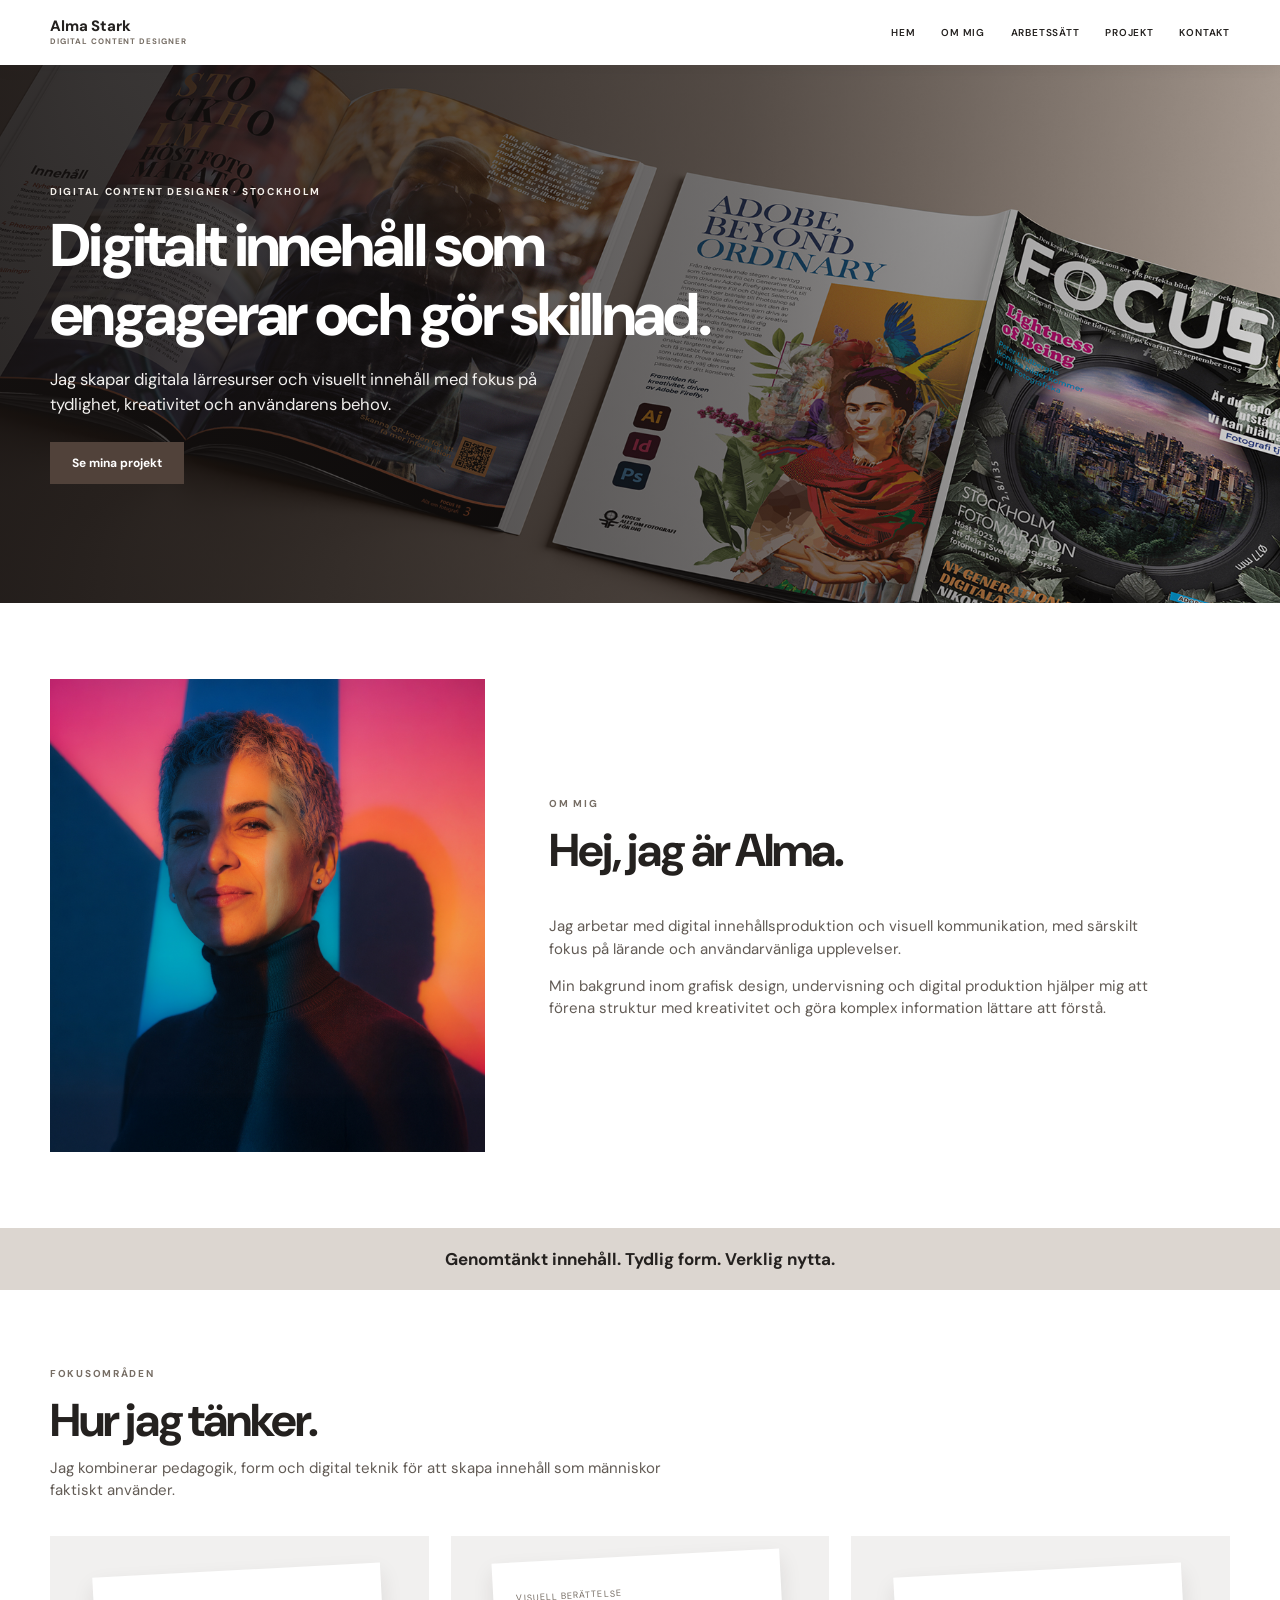
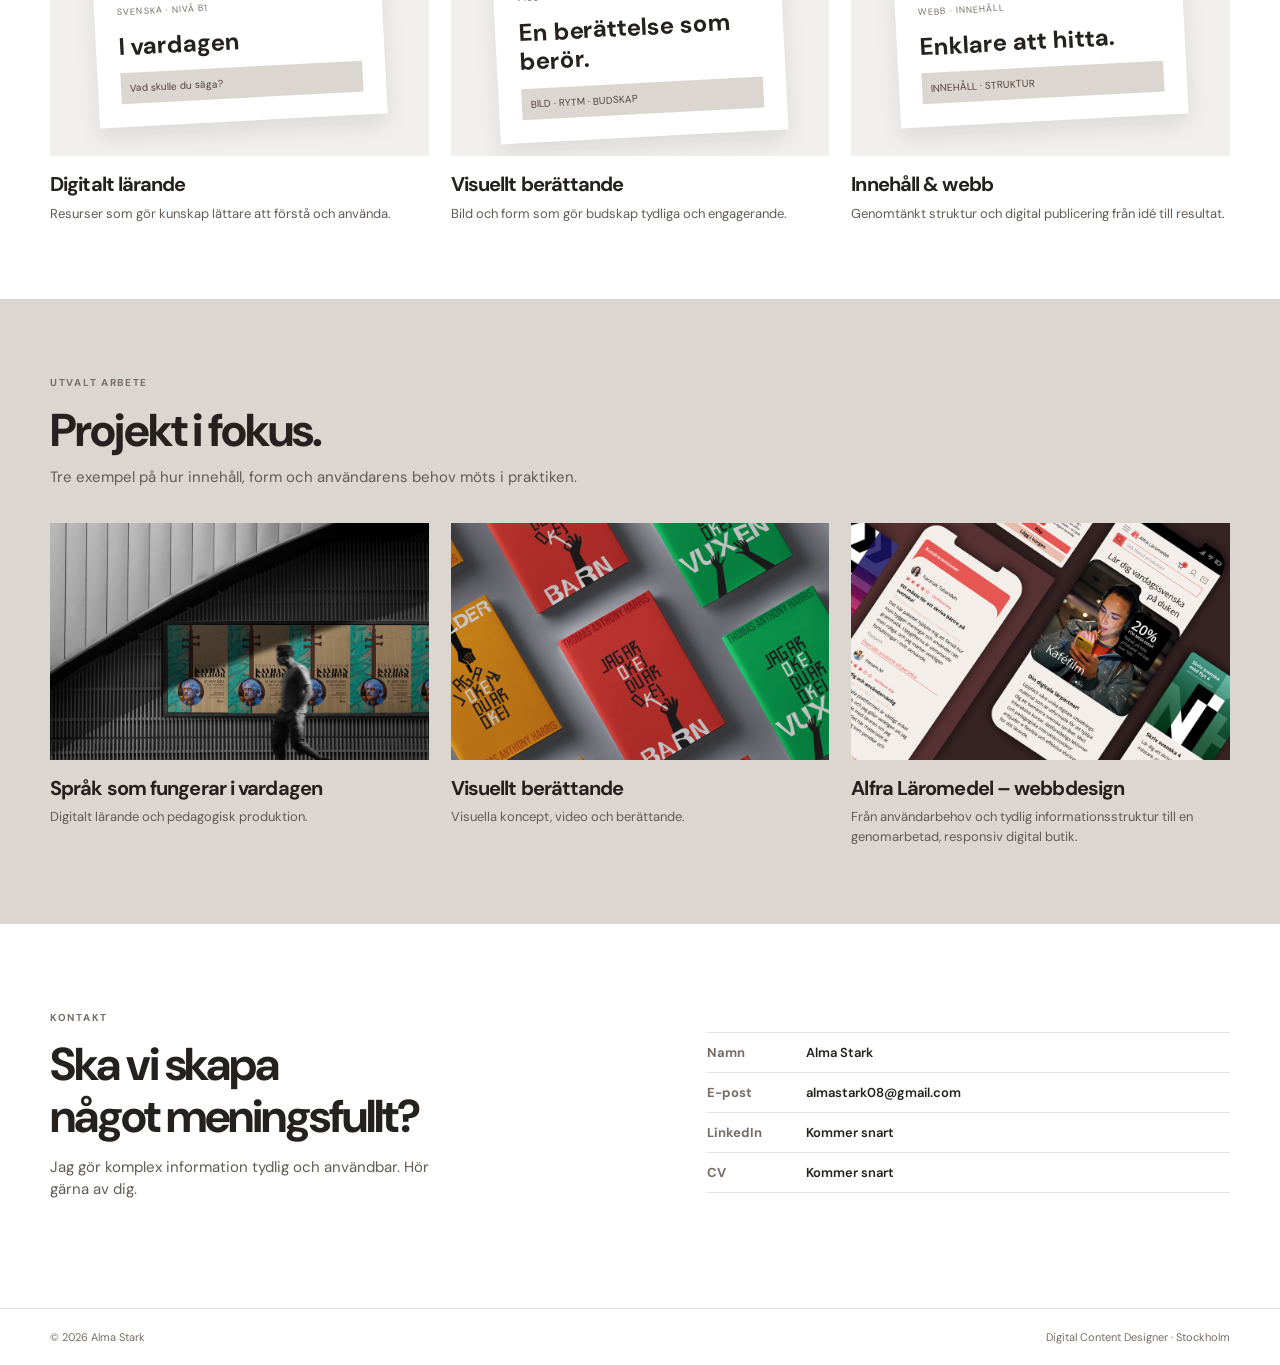
<file: index.html>
<!doctype html>
<html lang="sv">
<head>
<meta charset="utf-8"><meta name="viewport" content="width=device-width, initial-scale=1">
<meta name="description" content="Alma Stark – Digital Content Designer. Digitalt lärande, visuellt berättande och innehåll för webb.">
<title>Alma Stark | Digital Content Designer</title>
<link rel="preconnect" href="https://fonts.googleapis.com"><link rel="preconnect" href="https://fonts.gstatic.com" crossorigin>
<link href="https://fonts.googleapis.com/css2?family=DM+Sans:wght@400;500;600;700;800&display=swap" rel="stylesheet">
<link rel="stylesheet" href="styles.css?v=alfra-fullwidth-20261016"><script src="script.js?v=project-cards-20261016c" defer></script>
</head>
<body>
<header class="site-header"><div class="container navigation"><a class="brand" href="#home" aria-label="Alma Stark, startsida"><strong>Alma Stark</strong><span>DIGITAL CONTENT DESIGNER</span></a><button class="menu-toggle" type="button" aria-expanded="false" aria-controls="site-nav" aria-label="Öppna menyn"><span></span><span></span><span></span></button><nav id="site-nav" aria-label="Huvudmeny"><a href="#home">HEM</a><a href="#about">OM MIG</a><a href="#focus">ARBETSSÄTT</a><a href="#work">PROJEKT</a><a href="#contact">KONTAKT</a></nav></div></header>
<main>
<section class="hero" id="home"><div class="hero-overlay"></div><div class="container hero-inner"><div class="hero-copy"><p class="eyebrow light">DIGITAL CONTENT DESIGNER · STOCKHOLM</p><h1>Digitalt innehåll som engagerar och <span class="keep">gör skillnad.</span></h1><p class="hero-lead">Jag skapar digitala lärresurser och visuellt innehåll med fokus på tydlighet, kreativitet och användarens behov.</p><a class="button" href="#work">Se mina projekt</a></div></div></section>
<section class="section about container" id="about"><div class="portrait"><img src="assets/portrait.jpg" alt="Porträtt av Alma Stark" loading="lazy"></div><div class="about-copy"><p class="eyebrow">OM MIG</p><h2>Hej, jag är Alma.</h2><p>Jag arbetar med digital innehållsproduktion och visuell kommunikation, med särskilt fokus på lärande och användarvänliga upplevelser.</p><p>Min bakgrund inom grafisk design, undervisning och digital produktion hjälper mig att förena struktur med kreativitet och göra komplex information lättare att förstå.</p></div></section>
<div class="strapline">Genomtänkt innehåll. Tydlig form. <span class="keep">Verklig nytta.</span></div>
<section class="section container" id="focus"><div class="section-heading"><p class="eyebrow">FOKUSOMRÅDEN</p><h2>Hur jag tänker.</h2><p>Jag kombinerar pedagogik, form och digital teknik för att skapa innehåll som människor faktiskt använder.</p></div><div class="cards">
<article class="focus-card"><div class="artboard"><div class="paper"><small>SVENSKA · NIVÅ B1</small><strong>I vardagen</strong><span class="paper-detail">Vad skulle du säga?</span></div></div><h3>Digitalt lärande</h3><p>Resurser som gör kunskap lättare att förstå och använda.</p></article>
<article class="focus-card"><div class="artboard"><div class="paper"><small>VISUELL BERÄTTELSE</small><strong>En berättelse som berör.</strong><span class="paper-detail">BILD · RYTM · BUDSKAP</span></div></div><h3>Visuellt berättande</h3><p>Bild och form som gör budskap tydliga och engagerande.</p></article>
<article class="focus-card"><div class="artboard"><div class="paper"><small>WEBB · INNEHÅLL</small><strong>Enklare att hitta.</strong><span class="paper-detail">INNEHÅLL · STRUKTUR</span></div></div><h3>Innehåll &amp; webb</h3><p>Genomtänkt struktur och digital publicering från idé till resultat.</p></article>
</div></section>
<section class="section work-section" id="work"><div class="container"><div class="section-heading"><p class="eyebrow">UTVALT ARBETE</p><h2>Projekt i fokus.</h2><p>Tre exempel på hur innehåll, form och användarens behov möts i praktiken.</p></div><div class="cards">
<a class="project-card" href="cases/sprak-i-vardagen.html"><div class="project-image"><img src="assets/project-learning.jpg" alt="Konceptbild för digitalt lärande" loading="lazy" width="1200" height="750"></div><h3>Språk som fungerar i vardagen</h3><p>Digitalt lärande och pedagogisk produktion.</p></a>
<a class="project-card" href="cases/visuellt-berattande.html"><div class="project-image"><img src="assets/project-storytelling.jpg" alt="Konceptbild för visuellt berättande" loading="lazy" width="1200" height="750"></div><h3>Visuellt berättande</h3><p>Visuella koncept, video och berättande.</p></a>
<a class="project-card project-card--alfra" href="cases/alfra-mockup.html"><div class="project-image"><img src="assets/alfra-project-cover.jpg" alt="Alfra Läromedel – projektöversikt" loading="lazy" width="1200" height="750"><span class="project-hover-label" aria-hidden="true">DESIGNPROCESS</span></div><h3>Alfra Läromedel – webbdesign</h3><p>Från användarbehov och tydlig informationsstruktur till en genomarbetad, responsiv digital butik.</p></a>
</div></div></section>
<section class="section contact container" id="contact"><div class="contact-copy"><p class="eyebrow">KONTAKT</p><h2>Ska vi skapa något <span class="keep">meningsfullt?</span></h2><p>Jag gör komplex information tydlig och användbar. Hör gärna av dig.</p></div><dl class="contact-details"><div><dt>Namn</dt><dd>Alma Stark</dd></div><div><dt>E-post</dt><dd><a href="mailto:almastark08@gmail.com">almastark08@gmail.com</a></dd></div><div><dt>LinkedIn</dt><dd>Kommer snart</dd></div><div><dt>CV</dt><dd>Kommer snart</dd></div></dl></section>
</main><footer class="footer"><div class="container"><span>© 2026 Alma Stark</span><span>Digital Content Designer · Stockholm</span></div></footer>
</body></html>
</file>
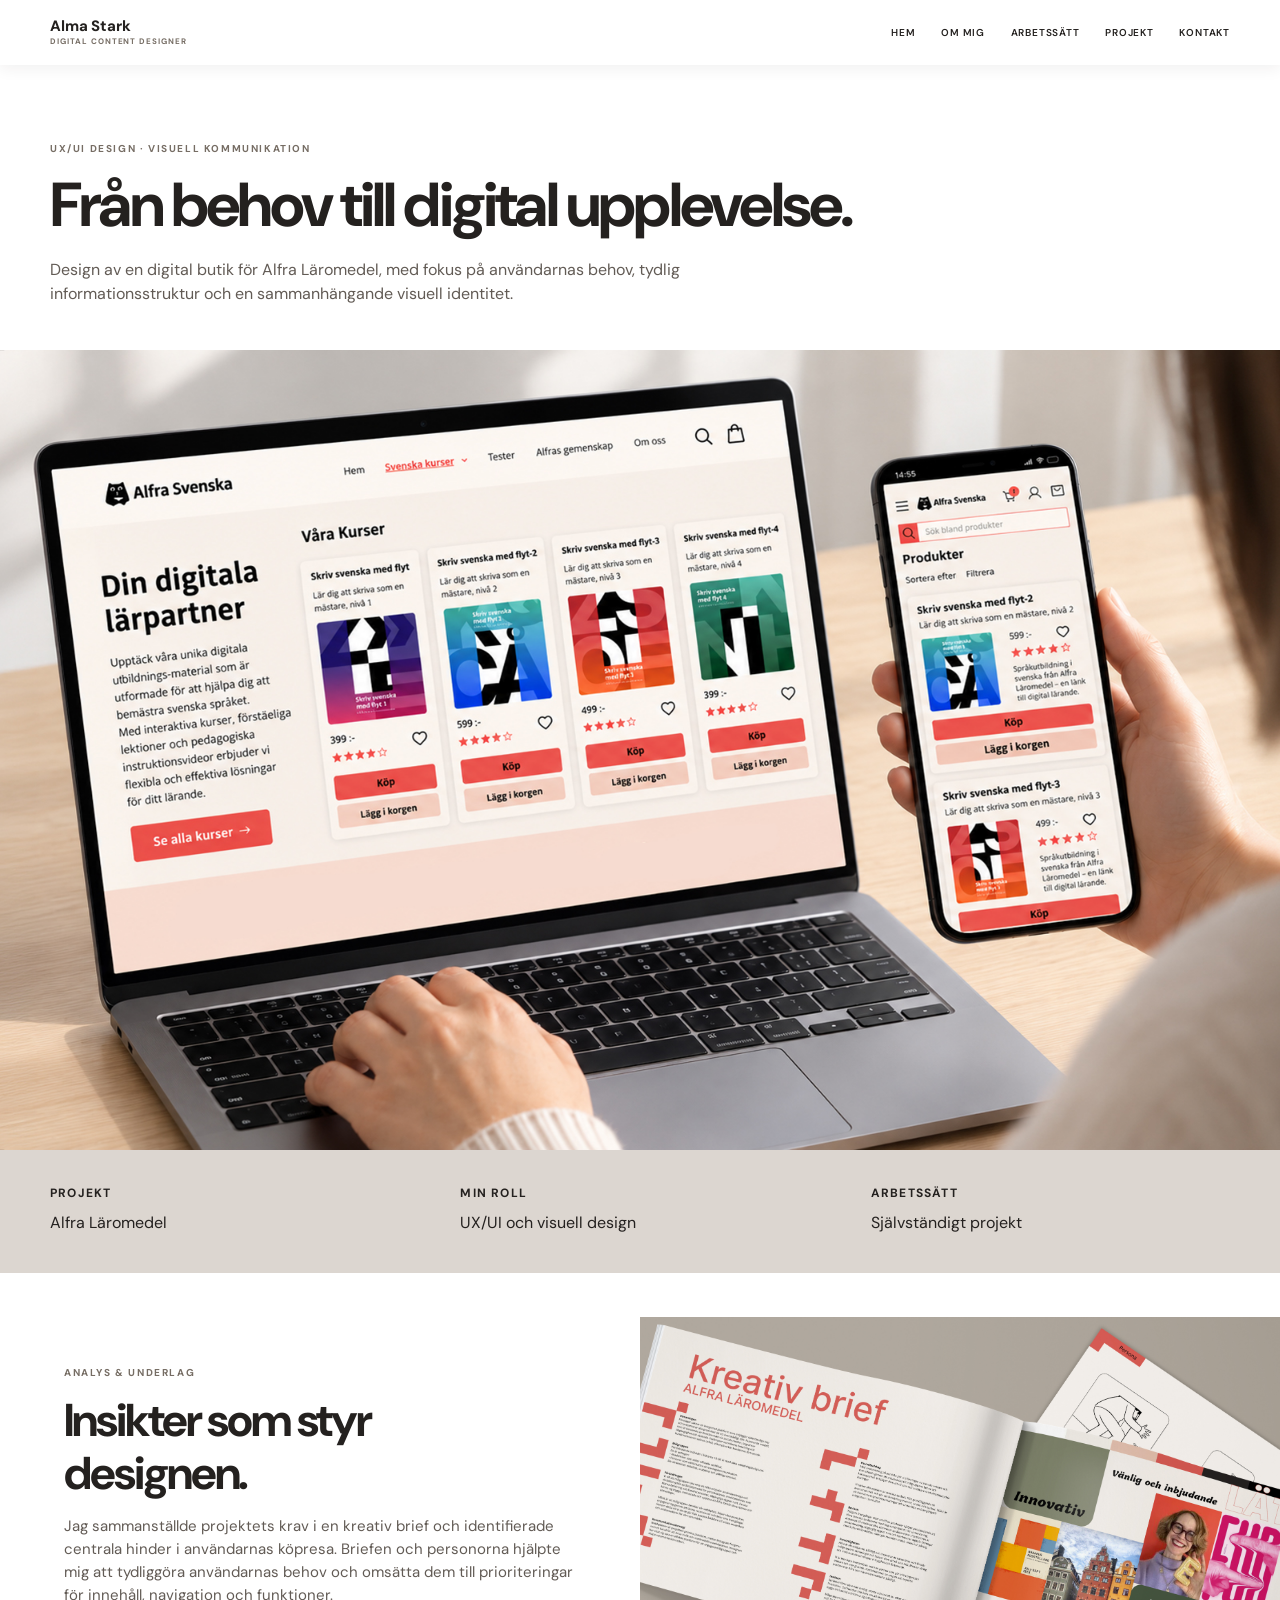
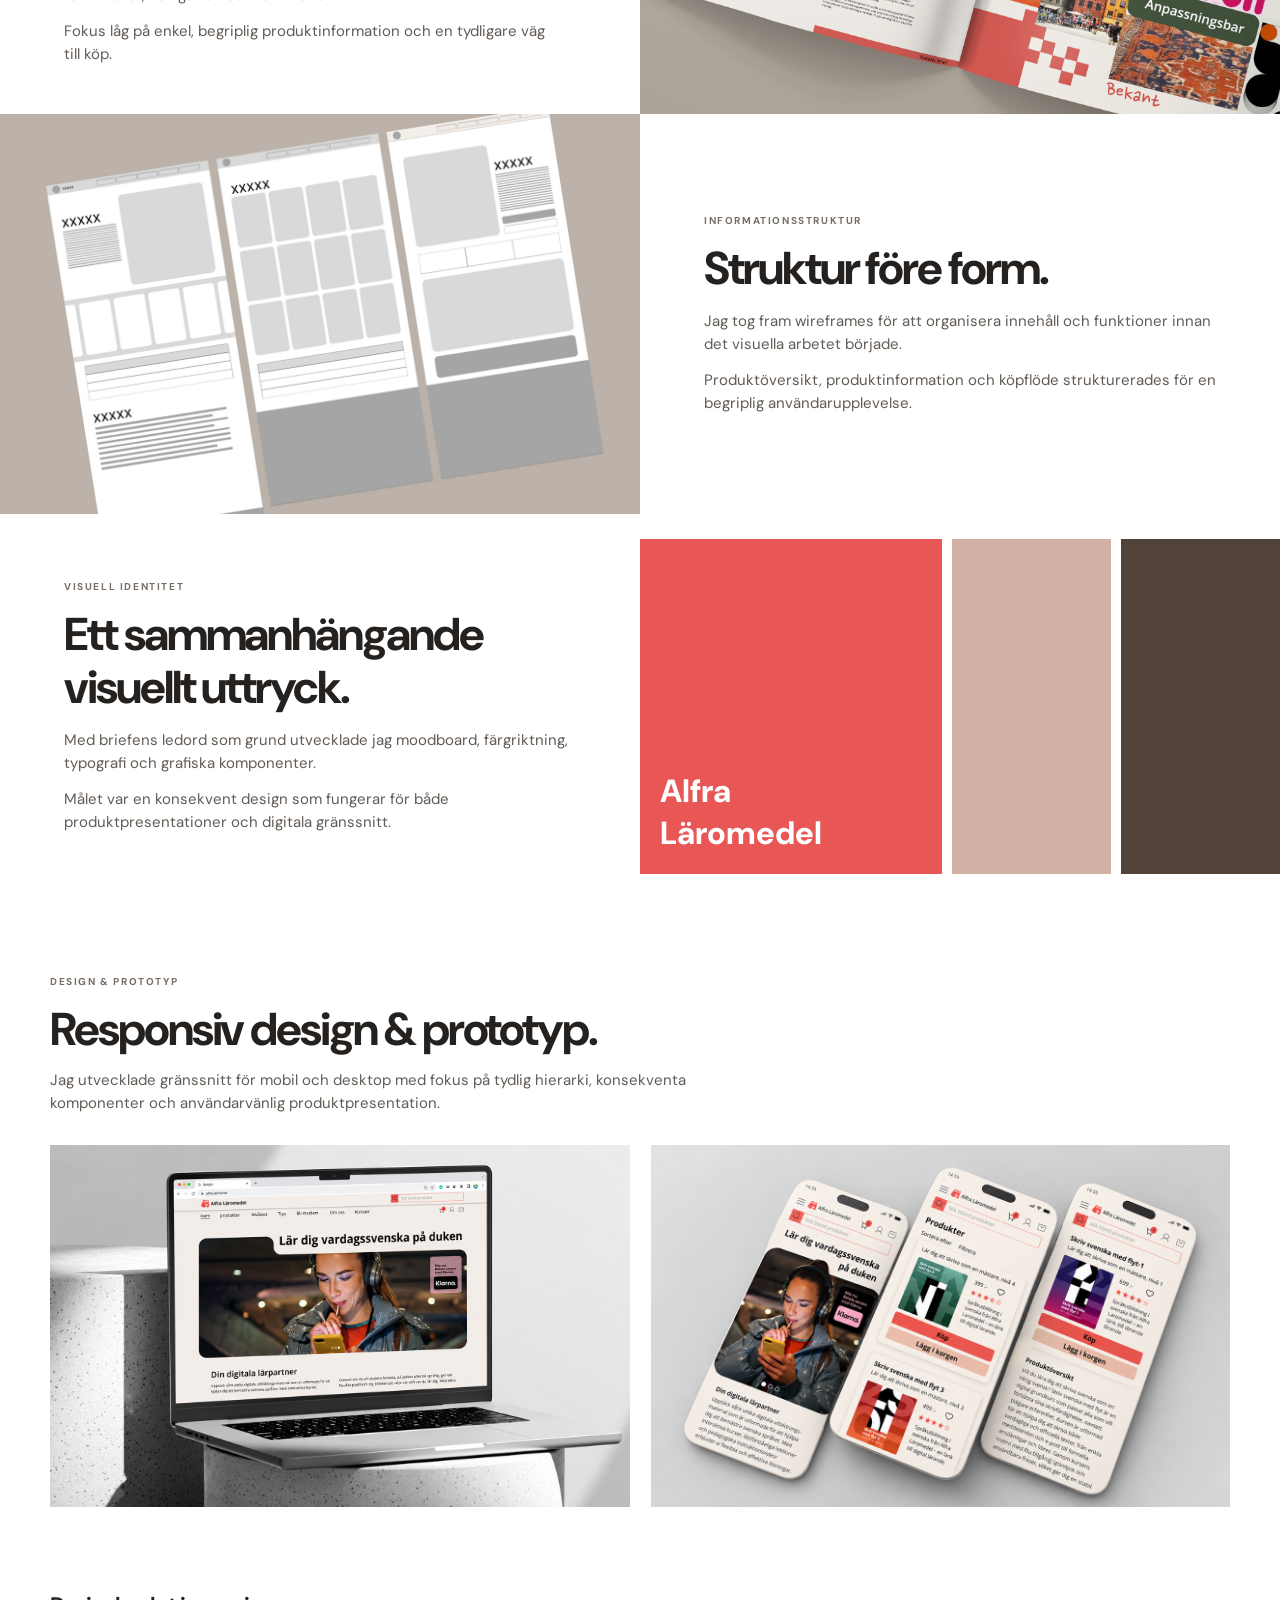
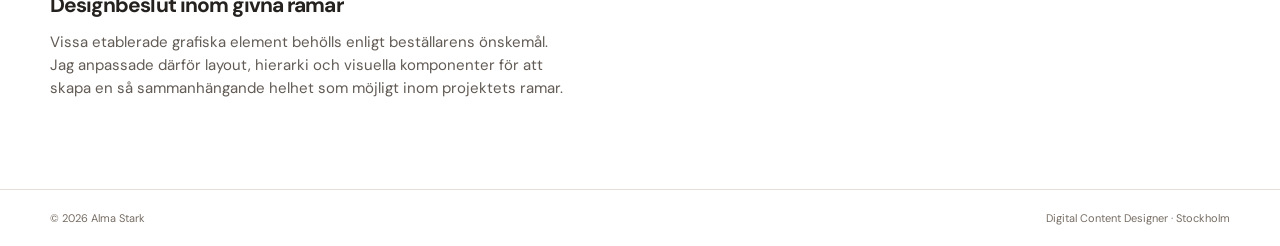
<file: cases/alfra-laromedel.html>
<!doctype html>
<html lang="sv"><head><meta charset="utf-8"><meta name="viewport" content="width=device-width,initial-scale=1"><meta name="description" content="Alma Starks designprocess för Alfra Läromedels digitala butik."><title>Alfra Läromedel – Case Study | Alma Stark</title><link rel="preconnect" href="https://fonts.googleapis.com"><link href="https://fonts.googleapis.com/css2?family=DM+Sans:wght@400;500;600;700;800&display=swap" rel="stylesheet"><link rel="stylesheet" href="../styles.css?v=square-edge-20261016"><script src="../script.js" defer></script>
<style>
.case-detail{--case-image:#e7e2dd;color:var(--ink);overflow:hidden}.case-detail h1,.case-detail h2,.case-detail h3{letter-spacing:-.045em;line-height:1.14;margin:0}.case-detail h1{font-size:clamp(35px,5vw,62px);max-width:850px;text-wrap:balance}.case-detail h2{font-size:clamp(30px,3.6vw,46px);text-wrap:balance}.case-detail h3{font-size:21px}.case-detail p{font-size:15px;color:#625b55;line-height:1.53;text-wrap:pretty;margin:0}.case-detail p+p{margin-top:13px}.case-detail .kicker{font-size:10px;font-weight:700;letter-spacing:.16em;color:var(--taupe);margin:0 0 14px}.case-detail .case-top{padding:76px 0 43px}.case-detail .case-intro{margin-top:17px;max-width:680px;font-size:16px}.case-detail .case-stage{background:var(--soft);padding:42px 0 46px}.case-detail .device-display{display:grid;grid-template-columns:minmax(0,3fr) minmax(125px,1fr);gap:clamp(14px,3vw,38px);align-items:center}.case-detail .desktop-device{background:white;border:1px solid #ded8d3;border-radius:6px;overflow:hidden;box-shadow:0 12px 26px #24211f15}.case-detail .device-chrome{height:25px;background:#e5dfda;padding:9px 13px;display:flex;gap:5px}.case-detail .device-chrome i{width:6px;height:6px;border-radius:50%;background:#b5aaa1}.case-detail .shop-nav{height:41px;display:flex;align-items:center;justify-content:space-between;padding:0 21px;font-size:12px;font-weight:700}.case-detail .shop-nav small{font-size:9px;font-weight:400}.case-detail .shop-banner{min-height:225px;padding:42px 27px;background:linear-gradient(110deg,#f6eee9 0 59%,#e8beb0 59%,#e95656 100%)}.case-detail .shop-banner strong{font-size:clamp(23px,3vw,37px);letter-spacing:-.04em;line-height:1.15;display:block;max-width:380px}.case-detail .shop-banner p{font-size:11px;margin-top:13px;max-width:270px}.case-detail .shop-cta{display:inline-block;background:#e95656;color:white;padding:10px 14px;font-size:10px;font-weight:700;margin-top:18px}.case-detail .shop-thumbs{display:grid;grid-template-columns:repeat(3,1fr);gap:13px;padding:17px 22px}.case-detail .shop-thumbs span{height:65px;background:#ded7d0}.case-detail .shop-thumbs span:nth-child(2){background:#d9ada0}.case-detail .shop-thumbs span:nth-child(3){background:var(--image-placeholder)}.case-detail .phone-device{border:5px solid #24211f;border-radius:22px;background:white;min-height:282px;padding:24px 10px 13px;max-width:200px;width:100%;box-shadow:0 12px 25px #24211f13}.case-detail .phone-device b{font-size:12px}.case-detail .phone-shot{height:130px;background:linear-gradient(140deg,#ebc7b8,#e95656);margin:16px 0 12px}.case-detail .phone-line{height:7px;background:#d8d1cc;margin:9px 0}.case-detail .phone-line:last-child{width:65%}.case-detail .phone-button{height:22px;background:#e95656;margin-top:13px}.case-detail .case-meta{padding:25px 0 0;display:grid;grid-template-columns:repeat(3,minmax(0,1fr));gap:24px}.case-detail .case-meta dt{font-size:10px;font-weight:700;letter-spacing:.1em}.case-detail .case-meta dd{font-size:13px;color:#625b55;margin:7px 0 0}.case-detail .case-section{padding:75px 0}.case-detail .case-columns{display:grid;grid-template-columns:.82fr 1.18fr;gap:clamp(35px,6vw,80px);align-items:start}.case-detail .evidence-layout{display:grid;grid-template-columns:1fr 1.1fr;gap:42px;align-items:center}.case-detail .evidence-images{display:grid;grid-template-columns:repeat(2,minmax(0,1fr));gap:14px;align-self:stretch;min-height:355px;width:100%}.case-detail .evidence-images .visual-unit{height:100%;min-width:0}.case-detail .visual-unit{margin:0}.case-detail .visual-tile{height:100%;min-height:355px;background:var(--image-placeholder);display:flex;align-items:stretch;justify-content:center;padding:12px;overflow:hidden;width:100%}.case-detail .visual-sheet{background:#fff;width:100%;height:100%;padding:16px;box-shadow:0 8px 20px #24211f14;transform:rotate(-3deg);transition:transform .38s cubic-bezier(.22,1,.36,1)}.case-detail .visual-unit:hover .visual-sheet{transform:rotate(0) translateY(-4px)}.case-detail .visual-sheet small{font-size:8px;color:var(--taupe);letter-spacing:.1em}.case-detail .visual-sheet b{display:block;font-size:clamp(12px,1.4vw,18px);line-height:1.2;margin:13px 0}.case-detail .fline{height:7px;background:#ded8d2;margin-top:9px}.case-detail .fline.short{width:67%}.case-detail .avatar{width:38px;height:38px;border-radius:50%;background:#c7bcb3;margin:15px 0}.case-detail .art-caption{font-size:11px;color:var(--taupe);margin-top:9px}.case-detail .full-split{display:grid;grid-template-columns:1fr 1fr;min-height:385px}.case-detail .full-split .image-side{min-height:385px;display:flex;align-items:stretch;overflow:hidden}.case-detail .full-split .copy-side{display:flex;flex-direction:column;justify-content:center;padding:48px clamp(28px,5vw,88px)}.case-detail .full-split .copy-side h2{margin-bottom:16px}.case-detail .wire-canvas{width:100%;height:100%;min-height:385px;background:var(--image-placeholder);display:flex;justify-content:center;align-items:center;padding:30px}.case-detail .wire-paper{background:white;width:70%;height:88%;min-height:300px;padding:25px;box-shadow:0 9px 25px #24211f10}.case-detail .wire-paper .heading{height:11px;width:55%;background:#ccc3bb;margin-bottom:23px}.case-detail .wire-paper .banner{height:120px;background:#e1dbd5}.case-detail .wire-paper .tiles{display:grid;grid-template-columns:repeat(3,1fr);gap:10px;margin-top:14px}.case-detail .wire-paper .tiles i{height:65px;background:#d8d0c9}.case-detail .identity-stage{width:100%;height:100%;min-height:385px;display:flex;align-items:stretch;gap:10px;padding:25px 0}.case-detail .identity-stage div{flex:1;background:#e95656}.case-detail .identity-stage div:first-child{flex:1.65;display:flex;align-items:flex-end;padding:20px;color:#fff;font-size:clamp(20px,3vw,32px);font-weight:800}.case-detail .identity-stage div:nth-child(2){background:#d2b0a3}.case-detail .identity-stage div:nth-child(3){background:#51423a}.case-detail .proto-intro{max-width:720px;margin-bottom:30px}.case-detail .proto-intro h2{margin-bottom:13px}.case-detail .proto-grid{display:grid;grid-template-columns:repeat(2,minmax(0,1fr));gap:21px}.case-detail .proto-figure{margin:0;aspect-ratio:8/5;background:var(--image-placeholder);padding:28px;display:flex;align-items:center;justify-content:center}.case-detail .proto-browser{width:85%;height:85%;background:#fff;padding:15px;box-shadow:0 10px 18px #24211f14}.case-detail .proto-browser .pb-bar{height:13px;width:46%;background:#d7cfc8;margin-bottom:14px}.case-detail .proto-browser .pb-main{height:58%;background:linear-gradient(125deg,#efccbd,#e95656)}.case-detail .proto-browser .pb-tiles{display:flex;gap:8px;margin-top:10px}.case-detail .proto-browser .pb-tiles span{height:29px;flex:1;background:#d6cec8}.case-detail .proto-mobile{display:flex;gap:18px}.case-detail .proto-mobile div{width:97px;height:198px;border:5px solid #24211f;border-radius:15px;background:white;padding:16px 8px}.case-detail .proto-mobile i{display:block;height:80px;background:#eac7b7}.case-detail .proto-mobile div:nth-child(2) i{background:#d5c6bc}.case-detail .proto-mobile span{display:block;height:8px;background:#ded8d3;margin-top:12px}.case-detail .case-end{padding:12px 0 90px}.case-detail .case-end h3{margin-bottom:13px}.case-detail .case-end>div{max-width:520px}@media(max-width:700px){.case-detail .case-top{padding:54px 0 33px}.case-detail .case-section{padding:54px 0}.case-detail .case-meta{grid-template-columns:1fr 1fr;gap:19px}.case-detail .case-columns,.case-detail .evidence-layout{grid-template-columns:1fr;gap:23px}.case-detail .evidence-images{grid-template-columns:1fr;gap:16px;min-height:0}.case-detail .visual-tile{padding:9px;min-height:300px}.case-detail .visual-sheet{padding:12px}.case-detail .full-split{grid-template-columns:1fr}.case-detail .full-split .image-side{min-height:285px}.case-detail .wire-canvas{min-height:285px}.case-detail .wire-paper{min-height:245px}.case-detail .full-split .copy-side{padding:42px 22px}.case-detail .identity-stage{min-height:295px;padding:20px 0}.case-detail .proto-grid{grid-template-columns:1fr}.case-detail .device-display{gap:12px;grid-template-columns:2.7fr 1fr}.case-detail .shop-banner{min-height:150px;padding:18px 12px}.case-detail .shop-banner strong{font-size:19px}.case-detail .shop-nav{padding:0 10px;font-size:9px}.case-detail .shop-nav small{font-size:6px}.case-detail .shop-thumbs{padding:8px;gap:5px}.case-detail .shop-thumbs span{height:42px}.case-detail .phone-device{padding:12px 6px;min-height:195px}.case-detail .phone-shot{height:70px}}@media(prefers-reduced-motion:reduce){.case-detail .visual-sheet{transition:none!important}}
/* One stable full-width image panel, matching the following split section. */
.case-detail .analysis-single .copy-side h2{margin-bottom:16px}
.case-detail .analysis-picture{width:100%;height:100%;min-height:385px;background:var(--image-placeholder);display:flex;align-items:center;justify-content:center;padding:30px}
.case-detail .analysis-page{width:min(78%,390px);min-height:295px;background:#fff;padding:27px;box-shadow:0 9px 25px #24211f10}
.case-detail .analysis-page small{font-size:9px;letter-spacing:.12em;color:#766d64}
.case-detail .analysis-page strong{display:block;font-size:22px;line-height:1.2;margin:24px 0 20px}
.case-detail .analysis-lines i{display:block;height:8px;background:#ded8d2;margin-top:10px}
.case-detail .analysis-lines i:last-child{width:68%}
.case-detail .analysis-content{display:flex;gap:13px;margin-top:27px}
.case-detail .analysis-content span{height:74px;flex:1;background:#ded8d2}
.case-detail .analysis-content span:last-child{background:#cbbab0}
@media(max-width:700px){.case-detail .analysis-picture{min-height:300px;padding:25px}.case-detail .analysis-page{min-height:240px;padding:20px}.case-detail .analysis-page strong{font-size:19px}}
.case-detail .alfra-hero-images{display:grid;grid-template-columns:minmax(0,3.2fr) minmax(0,1fr);align-items:center;gap:clamp(16px,3vw,40px)}.case-detail .alfra-hero-images img{width:100%;height:auto;display:block;border-radius:5px;box-shadow:0 10px 25px rgba(36,33,31,.1)}.case-detail .alfra-hero-mobile{max-width:235px;justify-self:center}@media(max-width:700px){.case-detail .alfra-hero-images{grid-template-columns:1fr;gap:24px}.case-detail .alfra-hero-mobile{width:min(52%,220px);max-width:none}.case-detail .case-stage{padding:26px 0 32px}}.case-detail .case-stage--devices{background:#fff;padding:42px 0 50px}.case-detail .case-stage--devices .alfra-hero-images{display:grid;grid-template-columns:minmax(0,3.3fr) minmax(0,1fr);gap:clamp(18px,3vw,40px);align-items:end}.case-detail .alfra-laptop{min-width:0;padding-bottom:7px}.case-detail .alfra-laptop-screen{padding:9px 9px 11px;background:#24211f;border-radius:15px 15px 5px 5px;box-shadow:0 20px 45px rgba(33,28,24,.07),0 7px 16px rgba(33,28,24,.04)}.case-detail .alfra-laptop-screen img{width:100%;height:auto;display:block;border-radius:5px 5px 1px 1px;box-shadow:none}.case-detail .alfra-laptop-base{height:11px;background:linear-gradient(#b6b6b6,#e8e8e8 60%,#929292);border-radius:1px 1px 55% 55%;width:108%;margin-left:-4%;box-shadow:0 8px 12px #24211f1a}.case-detail .alfra-phone{width:100%;max-width:228px;justify-self:center;padding:7px;background:#24211f;border-radius:clamp(15px,2.2vw,28px);box-shadow:0 17px 38px rgba(33,28,24,.10),0 6px 14px rgba(33,28,24,.045)}.case-detail .alfra-phone img{width:100%;height:auto;display:block;border-radius:clamp(10px,1.7vw,21px);box-shadow:none}@media(max-width:700px){.case-detail .case-stage--devices{padding:28px 0 38px}.case-detail .case-stage--devices .alfra-hero-images{grid-template-columns:1fr;gap:30px}.case-detail .alfra-phone{width:min(56%,230px);border-radius:25px}.case-detail .alfra-phone img{border-radius:18px}}/* Project metadata strip matches the Homepage strapline, with generous breathing room. */
.case-detail .case-meta-band{background:var(--soft);padding:35px 0 39px;margin-bottom:44px}
.case-detail .case-meta-band .case-meta{padding:0;margin:0 auto;display:grid;grid-template-columns:repeat(3,minmax(0,1fr));gap:clamp(24px,4vw,56px)}
.case-detail .case-meta-band .case-meta dt{font-size:12px;font-weight:700;letter-spacing:.1em}
.case-detail .case-meta-band .case-meta dd{font-size:16px;line-height:1.45;margin-top:10px;color:var(--ink)}
@media(max-width:700px){.case-detail .case-meta-band{padding:30px 0 34px;margin-bottom:30px}.case-detail .case-meta-band .case-meta{grid-template-columns:1fr;gap:22px}.case-detail .case-meta-band .case-meta dd{font-size:15px}}
.case-detail .analysis-single .image-side{min-width:0}.case-detail .analysis-real-image{display:block;width:100%;height:100%;min-height:385px;object-fit:contain;background:var(--image-placeholder)}@media(max-width:700px){.case-detail .analysis-real-image{height:auto;min-height:0}}/* Remove letterboxing on the brief image and order wireframe text before its image on small screens. */
.case-detail .analysis-single .image-side{overflow:hidden;background:var(--image-placeholder)}
.case-detail .analysis-single .analysis-real-image{object-fit:cover;object-position:center;width:100%;height:100%;min-height:385px}
@media(max-width:700px){
.case-detail .analysis-single .analysis-real-image{aspect-ratio:16/9;min-height:0;height:auto;object-fit:cover}
.case-detail .wireframe-section .copy-side{order:1}
.case-detail .wireframe-section .image-side{order:2}
}
.case-detail .wireframe-section .image-side{overflow:hidden;background:var(--image-placeholder)}.case-detail .wireframe-real-image{display:block;width:100%;height:100%;min-height:385px;object-fit:cover;object-position:center}@media(max-width:700px){.case-detail .wireframe-real-image{height:auto;min-height:0;aspect-ratio:16/9;object-fit:cover}}.case-detail .proto-figure{padding:0;overflow:hidden}.case-detail .alfra-prototype-image{display:block;width:100%;height:100%;aspect-ratio:8/5;object-fit:contain;background:var(--image-placeholder)}.case-detail .case-stage--hero-photo{background:#fff;padding:32px 0 48px}.case-detail .case-stage--hero-photo .alfra-hero-photo{display:block;width:100%;height:auto;max-width:100%;aspect-ratio:16/10;object-fit:contain;border-radius:0;box-shadow:none}@media(max-width:700px){.case-detail .case-stage--hero-photo{padding:24px 0 34px}}
/* Edge-to-edge Alfra hero: flush left, right and bottom. */
.case-detail .case-stage--hero-photo{width:100%;margin:0;padding:0!important;overflow:hidden;background:#fff}
.case-detail .case-stage--hero-photo .alfra-hero-photo{display:block;width:100%;height:auto;aspect-ratio:16/10;object-fit:cover;object-position:center;border:0;box-shadow:none}
@media(max-width:700px){.case-detail .case-stage--hero-photo .alfra-hero-photo{width:100%;height:auto;aspect-ratio:1/1;object-fit:cover;object-position:center}}
</style></head><body>
<header class="site-header"><div class="container navigation"><a class="brand" href="../index.html"><strong>Alma Stark</strong><span>DIGITAL CONTENT DESIGNER</span></a><button class="menu-toggle" type="button" aria-expanded="false" aria-controls="site-nav" aria-label="Öppna menyn"><span></span><span></span><span></span></button><nav id="site-nav" aria-label="Huvudmeny"><a href="../index.html#home">HEM</a><a href="../index.html#about">OM MIG</a><a href="../index.html#focus">ARBETSSÄTT</a><a href="../index.html#work">PROJEKT</a><a href="../index.html#contact">KONTAKT</a></nav></div></header>
<main class="case-detail">
<section class="case-top container"><p class="kicker">UX/UI DESIGN · VISUELL KOMMUNIKATION</p><h1>Från behov till digital upplevelse.</h1><p class="case-intro">Design av en digital butik för Alfra Läromedel, med fokus på användarnas behov, tydlig informationsstruktur och en sammanhängande visuell identitet.</p></section>
<section class="case-stage case-stage--hero-photo"><img class="alfra-hero-photo" src="../assets/alfra-hero-mockup.jpg" alt="Alfra Svenskas digitala butik på dator och mobil" width="1600" height="1000"></section>
<div class="case-meta-band"><dl class="container case-meta"><div><dt>PROJEKT</dt><dd>Alfra Läromedel</dd></div><div><dt>MIN ROLL</dt><dd>UX/UI och visuell design</dd></div><div><dt>ARBETSSÄTT</dt><dd>Självständigt projekt</dd></div></dl></div>


<section class="full-split analysis-single"><div class="copy-side"><p class="kicker">ANALYS & UNDERLAG</p><h2>Insikter som styr<br>designen.</h2><p>Jag sammanställde projektets krav i en kreativ brief och identifierade centrala hinder i användarnas köpresa. Briefen och personorna hjälpte mig att tydliggöra användarnas behov och omsätta dem till prioriteringar för innehåll, navigation och funktioner.</p><p>Fokus låg på enkel, begriplig produktinformation och en tydligare väg till köp.</p></div><div class="image-side"><img class="analysis-real-image" src="../assets/alfra-creative-brief-mockup.jpg" alt="Kreativ brief – mockup av Alma Starks analysarbete" loading="lazy"></div></section>
<section class="full-split wireframe-section"><div class="image-side"><img class="wireframe-real-image" src="../assets/alfra-wireframe-mockup.jpg" alt="Wireframe och informationsstruktur för Alfra Läromedel" loading="lazy"></div><div class="copy-side"><p class="kicker">INFORMATIONSSTRUKTUR</p><h2>Struktur före form.</h2><p>Jag tog fram wireframes för att organisera innehåll och funktioner innan det visuella arbetet började.</p><p>Produktöversikt, produktinformation och köpflöde strukturerades för en begriplig användarupplevelse.</p></div></section>
<section class="full-split"><div class="copy-side"><p class="kicker">VISUELL IDENTITET</p><h2>Ett sammanhängande visuellt uttryck.</h2><p>Med briefens ledord som grund utvecklade jag moodboard, färgriktning, typografi och grafiska komponenter.</p><p>Målet var en konsekvent design som fungerar för både produktpresentationer och digitala gränssnitt.</p></div><div class="image-side"><div class="identity-stage"><div>Alfra<br>Läromedel</div><div></div><div></div></div></div></section>
<section class="case-section container"><div class="proto-intro"><p class="kicker">DESIGN & PROTOTYP</p><h2>Responsiv design & prototyp.</h2><p>Jag utvecklade gränssnitt för mobil och desktop med fokus på tydlig hierarki, konsekventa komponenter och användarvänlig produktpresentation.</p></div><div class="proto-grid"><figure class="proto-figure"><img class="alfra-prototype-image" src="../assets/alfra-prototype-desktop.jpg" alt="Alfra Läromedel – desktopprototyp" loading="lazy"></figure><figure class="proto-figure"><img class="alfra-prototype-image" src="../assets/alfra-prototype-mobile.jpg" alt="Alfra Läromedel – mobilprototyp" loading="lazy"></figure></div></section>
<section class="container case-end"><div><h3>Designbeslut inom givna ramar</h3><p>Vissa etablerade grafiska element behölls enligt beställarens önskemål. Jag anpassade därför layout, hierarki och visuella komponenter för att skapa en så sammanhängande helhet som möjligt inom projektets ramar.</p></div></section>
</main><footer class="footer"><div class="container"><span>© 2026 Alma Stark</span><span>Digital Content Designer · Stockholm</span></div></footer>

</body></html>
</file>
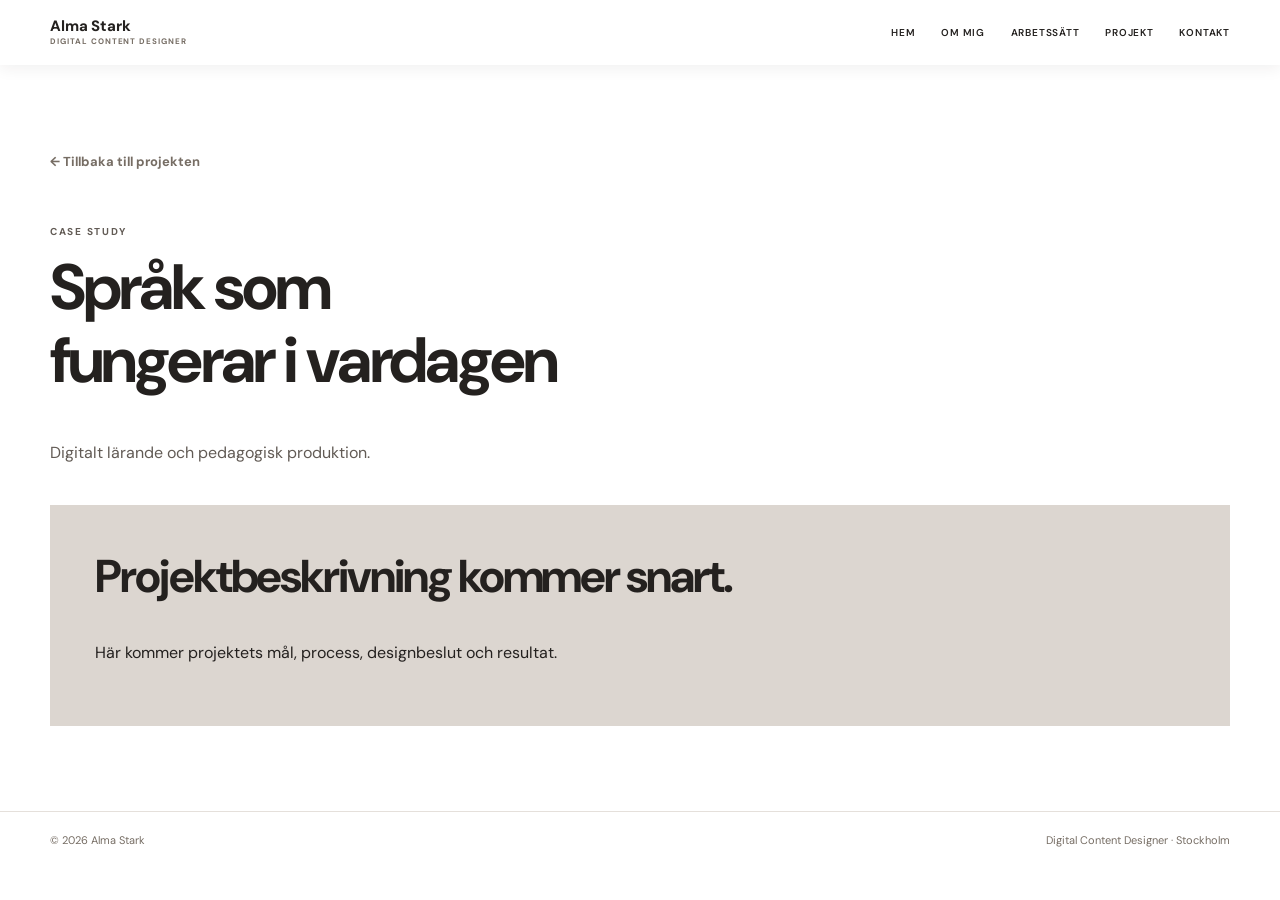
<file: cases/sprak-i-vardagen.html>
<!doctype html><html lang="sv"><head><meta charset="utf-8"><meta name="viewport" content="width=device-width,initial-scale=1"><meta name="description" content="Digitalt lärande och pedagogisk produktion."><title>Språk som fungerar i vardagen | Alma Stark</title><link rel="preconnect" href="https://fonts.googleapis.com"><link href="https://fonts.googleapis.com/css2?family=DM+Sans:wght@400;500;600;700;800&display=swap" rel="stylesheet"><link rel="stylesheet" href="../styles.css"><script src="../script.js" defer></script></head><body><header class="site-header"><div class="container navigation"><a class="brand" href="../index.html"><strong>Alma Stark</strong><span>DIGITAL CONTENT DESIGNER</span></a><button class="menu-toggle" type="button" aria-expanded="false" aria-controls="site-nav" aria-label="Öppna menyn"><span></span><span></span><span></span></button><nav id="site-nav"><a href="../index.html#home">HEM</a><a href="../index.html#about">OM MIG</a><a href="../index.html#focus">ARBETSSÄTT</a><a href="../index.html#work">PROJEKT</a><a href="../index.html#contact">KONTAKT</a></nav></div></header><main class="case-page container"><a class="back-link" href="../index.html#work">← Tillbaka till projekten</a><p class="eyebrow">CASE STUDY</p><h1>Språk som fungerar i vardagen</h1><p>Digitalt lärande och pedagogisk produktion.</p><div class="case-placeholder"><h2>Projektbeskrivning kommer snart.</h2><p>Här kommer projektets mål, process, designbeslut och resultat.</p></div></main><footer class="footer"><div class="container"><span>© 2026 Alma Stark</span><span>Digital Content Designer · Stockholm</span></div></footer></body></html>
</file>
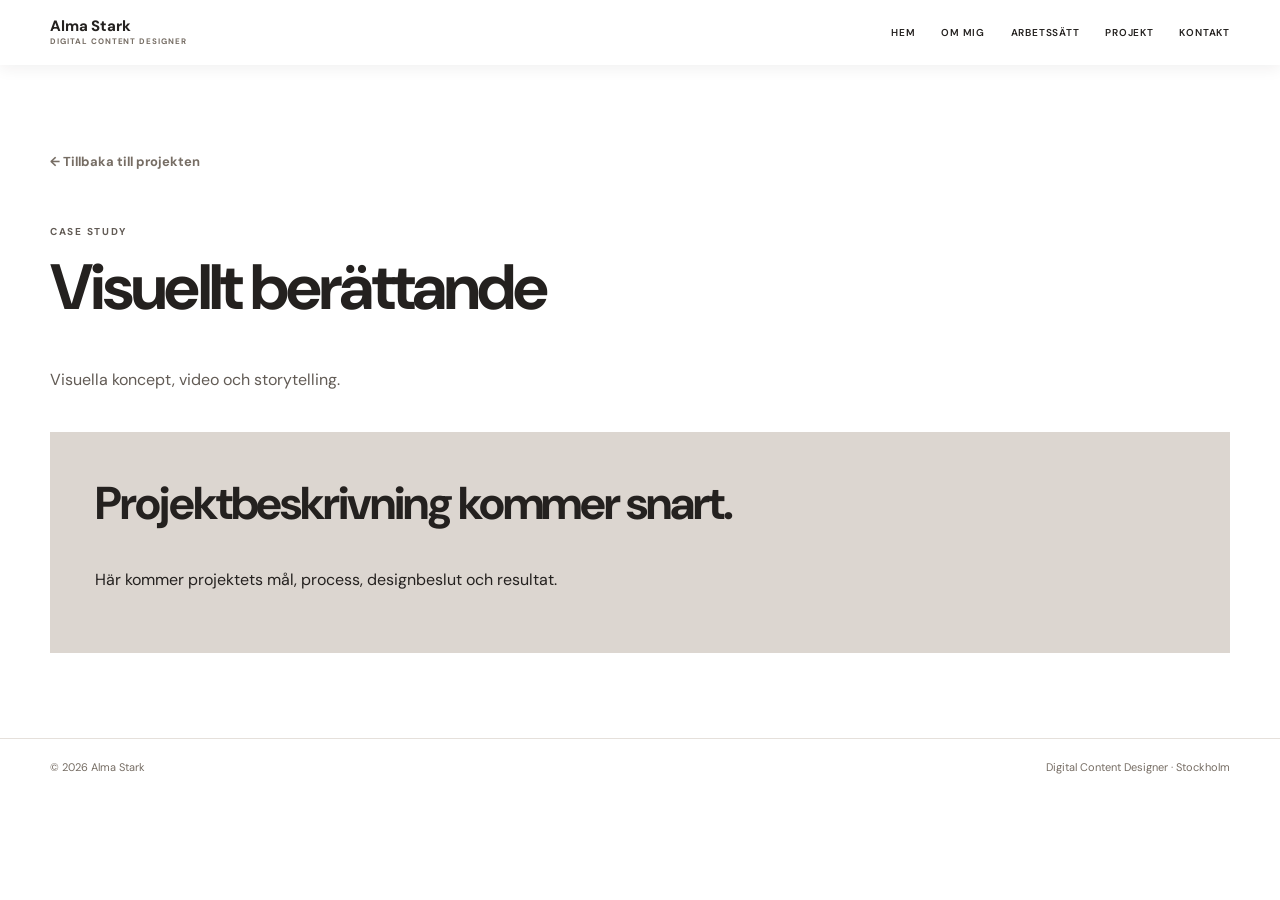
<file: cases/visuellt-berattande.html>
<!doctype html><html lang="sv"><head><meta charset="utf-8"><meta name="viewport" content="width=device-width,initial-scale=1"><meta name="description" content="Visuella koncept, video och storytelling."><title>Visuellt berättande | Alma Stark</title><link rel="preconnect" href="https://fonts.googleapis.com"><link href="https://fonts.googleapis.com/css2?family=DM+Sans:wght@400;500;600;700;800&display=swap" rel="stylesheet"><link rel="stylesheet" href="../styles.css"><script src="../script.js" defer></script></head><body><header class="site-header"><div class="container navigation"><a class="brand" href="../index.html"><strong>Alma Stark</strong><span>DIGITAL CONTENT DESIGNER</span></a><button class="menu-toggle" type="button" aria-expanded="false" aria-controls="site-nav" aria-label="Öppna menyn"><span></span><span></span><span></span></button><nav id="site-nav"><a href="../index.html#home">HEM</a><a href="../index.html#about">OM MIG</a><a href="../index.html#focus">ARBETSSÄTT</a><a href="../index.html#work">PROJEKT</a><a href="../index.html#contact">KONTAKT</a></nav></div></header><main class="case-page container"><a class="back-link" href="../index.html#work">← Tillbaka till projekten</a><p class="eyebrow">CASE STUDY</p><h1>Visuellt berättande</h1><p>Visuella koncept, video och storytelling.</p><div class="case-placeholder"><h2>Projektbeskrivning kommer snart.</h2><p>Här kommer projektets mål, process, designbeslut och resultat.</p></div></main><footer class="footer"><div class="container"><span>© 2026 Alma Stark</span><span>Digital Content Designer · Stockholm</span></div></footer></body></html>
</file>
<file: styles.css>
:root{--ink:#24211f;--taupe:#766d64;--soft:#dcd6d0;--image-placeholder:#f1f0ef;--line:#e5e0db;--brown:#51423a;--max:1180px}*{box-sizing:border-box}html{scroll-behavior:smooth;scroll-padding-top:70px}body{margin:0;color:var(--ink);background:#fff;font-family:"DM Sans",Arial,sans-serif;-webkit-font-smoothing:antialiased}a{color:inherit;text-decoration:none}button{font:inherit}img{max-width:100%;display:block}.container{width:min(var(--max),calc(100% - 96px));margin-inline:auto}.keep{white-space:nowrap}h1,h2,h3,p{margin-top:0}h1,h2,h3{letter-spacing:-.045em;line-height:1.14}h2{font-size:clamp(31px,3.6vw,46px)}h3{font-size:20px}p{line-height:1.52}.eyebrow{font-size:10px;font-weight:700;letter-spacing:.17em;color:var(--taupe);margin:0 0 13px}.eyebrow.light{color:#f4f0eb}.site-header{height:65px;background:rgba(255,255,255,.97);box-shadow:0 3px 15px rgba(36,33,31,.07);position:sticky;top:0;z-index:30}.navigation{height:100%;display:flex;justify-content:space-between;align-items:center;gap:22px}.brand{display:flex;flex-direction:column;gap:2px;line-height:1.05}.brand strong{font-size:15px;font-weight:800}.brand span{color:var(--taupe);letter-spacing:.12em;font-size:8px;font-weight:700}#site-nav{display:flex;gap:clamp(12px,2vw,27px)}#site-nav a{position:relative;padding:23px 0;font-weight:600;font-size:10px;letter-spacing:.08em;transition:color .2s}#site-nav a::after{content:"";position:absolute;bottom:14px;left:0;width:100%;height:2px;background:var(--brown);transform:scaleX(0);transform-origin:left;transition:transform .35s ease}#site-nav a:hover::after,#site-nav a:focus-visible::after{transform:scaleX(1)}#site-nav a:hover{color:var(--brown)}.menu-toggle{display:none} .hero{position:relative;display:grid;grid-template-columns:minmax(0,1fr);width:100%;height:clamp(340px,42vw,560px);min-height:0;max-height:none;aspect-ratio:auto;background:var(--brown) url("assets/hero.jpg") center center/cover no-repeat;color:white;display:flex;align-items:center}.hero-overlay{position:absolute;inset:0;background:linear-gradient(90deg,rgba(22,18,17,.84),rgba(22,18,17,.53) 58%,rgba(22,18,17,.12))}.hero-inner{position:relative;z-index:1;align-self:center}.hero-copy{max-width:660px}.hero h1{font-size:clamp(36px,4.7vw,64px);font-weight:800;margin-bottom:18px;text-wrap:balance}.hero-lead{max-width:505px;font-size:clamp(14px,1.3vw,17px);color:#f1efed;margin-bottom:24px;text-wrap:pretty}.button{display:inline-flex;align-items:center;justify-content:center;background:var(--brown);color:white;padding:13px 22px;border-radius:4px;font-weight:700;font-size:12px;transition:background-color .2s}.button:hover{background:var(--ink)}.section{padding-block:76px}.about{display:grid;grid-template-columns:.78fr 1.22fr;gap:clamp(32px,5vw,70px);align-items:center}.portrait{aspect-ratio:4/4.35;background:var(--soft);overflow:hidden;border-radius:4px}.portrait img{width:100%;height:100%;object-fit:cover}.about-copy p:not(.eyebrow){max-width:600px;color:#625b55;font-size:15px;text-wrap:pretty;margin-bottom:14px}.strapline{text-align:center;background:var(--soft);font-weight:700;font-size:clamp(13px,1.5vw,17px);padding:20px 32px;text-wrap:balance}.section-heading{margin-bottom:34px}.section-heading h2{margin-bottom:10px;text-wrap:balance}.section-heading>p:last-child{font-size:15px;color:#625b55;max-width:690px;text-wrap:pretty}.cards{display:grid;grid-template-columns:repeat(3,minmax(0,1fr));gap:22px}.artboard{height:220px;background:var(--image-placeholder);border-radius:4px;padding:24px;display:flex;align-items:center;justify-content:center;overflow:hidden}.paper{background:#fff;width:87%;padding:23px;transform:rotate(-3deg);box-shadow:0 10px 21px rgba(36,33,31,.1);transition:transform .38s cubic-bezier(.22,1,.36,1)}.focus-card:hover .paper,.project-card:hover .paper{transform:rotate(0deg) translateY(-4px)}.paper small{font-size:9px;letter-spacing:.12em;color:var(--taupe)}.paper strong{display:block;font-size:clamp(17px,2vw,24px);line-height:1.22;margin:12px 0}.paper-detail{display:block;font-size:10px;padding:9px;color:var(--brown);background:var(--soft)}.focus-card h3,.project-card h3{font-size:20px;font-weight:700;margin:17px 0 8px;text-wrap:balance}.focus-card p,.project-card p{color:#625b55;font-size:13px;line-height:1.5;margin:0;text-wrap:pretty}.work-section{background:var(--soft)}.work-section .artboard{background:var(--image-placeholder)}.project-card h3{transition:color .2s;text-decoration:none}.project-card:hover h3,.project-card:focus-visible h3{color:var(--taupe);text-decoration:none}.contact{display:grid;grid-template-columns:1.04fr .96fr;align-items:center;gap:clamp(46px,7vw,100px);padding-block:86px 92px}.contact h2{max-width:560px;margin-bottom:13px;text-wrap:balance}.contact-copy>p:last-child{font-size:15px;color:#625b55;max-width:405px;text-wrap:pretty}.contact-details{margin:0;width:100%;font-size:13px}.contact-details>div{display:grid;grid-template-columns:85px minmax(0,1fr);gap:14px;align-items:center;padding:11px 0;border-bottom:1px solid var(--line)}.contact-details>div:first-child{border-top:1px solid var(--line)}.contact-details dt{color:var(--taupe);font-weight:700}.contact-details dd{margin:0;overflow-wrap:anywhere;font-weight:600}.contact-details a:hover{color:var(--taupe)}.footer{border-top:1px solid var(--line);font-size:11px;color:var(--taupe);padding:21px 0}.footer .container{display:flex;justify-content:space-between;gap:16px;flex-wrap:wrap}.case-page{min-height:65vh;padding:85px 0}.case-page h1{font-size:clamp(36px,5vw,64px);max-width:760px;text-wrap:balance}.case-page>p{max-width:660px;color:#625b55}.back-link{display:inline-block;margin-bottom:54px;font-weight:700;font-size:13px;color:var(--taupe)}.case-placeholder{margin-top:40px;padding:45px;background:var(--soft);border-radius:4px}@media(max-width:800px){.container{width:calc(100% - 48px)}.cards{gap:15px}.paper{padding:15px;width:93%}.artboard{height:190px;padding:18px}.about{gap:30px}.contact{gap:35px}.hero h1{font-size:clamp(32px,5vw,46px)}}@media(max-width:650px){.container{width:calc(100% - 44px)}.site-header{height:62px}.menu-toggle{display:flex;flex-direction:column;justify-content:center;gap:4px;background:none;border:0;padding:10px;cursor:pointer}.menu-toggle span{display:block;width:22px;height:2px;background:var(--ink)}#site-nav{display:none;position:absolute;top:62px;left:0;right:0;flex-direction:column;gap:0;background:#fff;padding:8px 22px 16px;box-shadow:0 10px 18px rgba(36,33,31,.08)}#site-nav.open{display:flex}#site-nav a{padding:13px 0}#site-nav a::after{bottom:8px;width:max-content}.hero{width:100%;height:auto;aspect-ratio:auto;min-height:360px;max-height:none;padding-block:50px;background-position:center}.hero h1{font-size:clamp(33px,8vw,45px)}.section{padding-block:58px}.about,.contact{grid-template-columns:1fr;gap:28px}.portrait{width:min(100%,390px);max-height:400px}.cards{grid-template-columns:1fr;gap:30px}.artboard{height:250px}.paper{max-width:295px;padding:24px}.contact{padding-block:60px}.contact h2{max-width:520px}.strapline{padding:18px 25px}}@media(prefers-reduced-motion:reduce){html{scroll-behavior:auto}*,*::before,*::after{transition:none!important;animation:none!important}}
.project-image{width:100%;aspect-ratio:8/5;overflow:hidden;background:var(--image-placeholder);border-radius:4px}.project-image img{display:block;width:100%;height:100%;object-fit:cover;transition:filter .22s ease}.project-card:hover .project-image img,.project-card:focus-visible .project-image img{filter:brightness(.96)}.project-card:hover .paper{transform:none}.project-card:hover h3,.project-card:focus-visible h3{text-decoration:none!important;color:var(--ink)}@media(prefers-reduced-motion:reduce){.project-image img{transition:none}}

/* Portfolio-wide square corners; temporary unified design direction. */
*,*::before,*::after{border-radius:0!important}

/* Only the Alfra project card: clear hover with a restrained one-word invitation. */
.project-card--alfra .project-image{position:relative}
.project-card--alfra .project-image img{transition:transform .4s ease,filter .35s ease}
.project-card--alfra .project-hover-label{position:absolute;inset:0;display:flex;align-items:center;justify-content:center;gap:12px;background:rgba(36,33,31,.66);color:#fff;font-size:clamp(16px,2vw,22px);font-weight:700;letter-spacing:.14em;opacity:0;transition:opacity .28s ease;pointer-events:none}
.project-card--alfra .project-hover-arrow{font-size:1.3em;font-weight:400;transition:transform .28s ease}
.project-card--alfra:hover .project-image img,.project-card--alfra:focus-visible .project-image img{transform:scale(1.035);filter:brightness(.78)}
.project-card--alfra:hover .project-hover-label,.project-card--alfra:focus-visible .project-hover-label{opacity:1}
.project-card--alfra:hover .project-hover-arrow,.project-card--alfra:focus-visible .project-hover-arrow{transform:translate(3px,-3px)}
.project-card--alfra p{max-width:31ch;font-size:14px;line-height:1.55}
@media(prefers-reduced-motion:reduce){.project-card--alfra .project-image img,.project-card--alfra .project-hover-label,.project-card--alfra .project-hover-arrow{transition:none}}

/* Three project cards: subtle staggered fly-in only when JS enables it. */
@media (prefers-reduced-motion:no-preference){
 html.has-scroll-reveal #work .project-card{opacity:0;transform:translateY(28px);transition:opacity .7s ease,transform .7s cubic-bezier(.2,.75,.3,1);transition-delay:var(--reveal-delay,0ms)}
 html.has-scroll-reveal #work .project-card.is-visible{opacity:1;transform:translateY(0)}
 #work .project-card:nth-child(1){--reveal-delay:0ms}
 #work .project-card:nth-child(2){--reveal-delay:110ms}
 #work .project-card:nth-child(3){--reveal-delay:220ms}
}
.project-card--alfra .project-hover-label{letter-spacing:.10em;font-size:clamp(14px,1.7vw,20px)}
.project-card--alfra p{max-width:none;font-size:13px;line-height:1.5;text-wrap:pretty}

/* Reliable one-time, staggered reveal for all three project cards. */
@media (prefers-reduced-motion: no-preference){
 html.has-scroll-reveal #work .project-card{opacity:0;transform:translateY(24px);transition:none!important}
 html.has-scroll-reveal #work .project-card.is-visible{animation:projectCardFlyIn 1.45s cubic-bezier(.18,.68,.22,1) both;animation-delay:var(--reveal-delay,0ms)}
 @keyframes projectCardFlyIn{from{opacity:0;transform:translateY(52px)}to{opacity:1;transform:translateY(0)}}
}
.project-card--alfra p{width:100%;max-width:none;font-size:13px;line-height:1.55;text-wrap:normal}

/* More perceptible sequencing between the three project cards. */
#work .project-card:nth-child(1){--reveal-delay:0ms}
#work .project-card:nth-child(2){--reveal-delay:340ms}
#work .project-card:nth-child(3){--reveal-delay:680ms}
</file>
